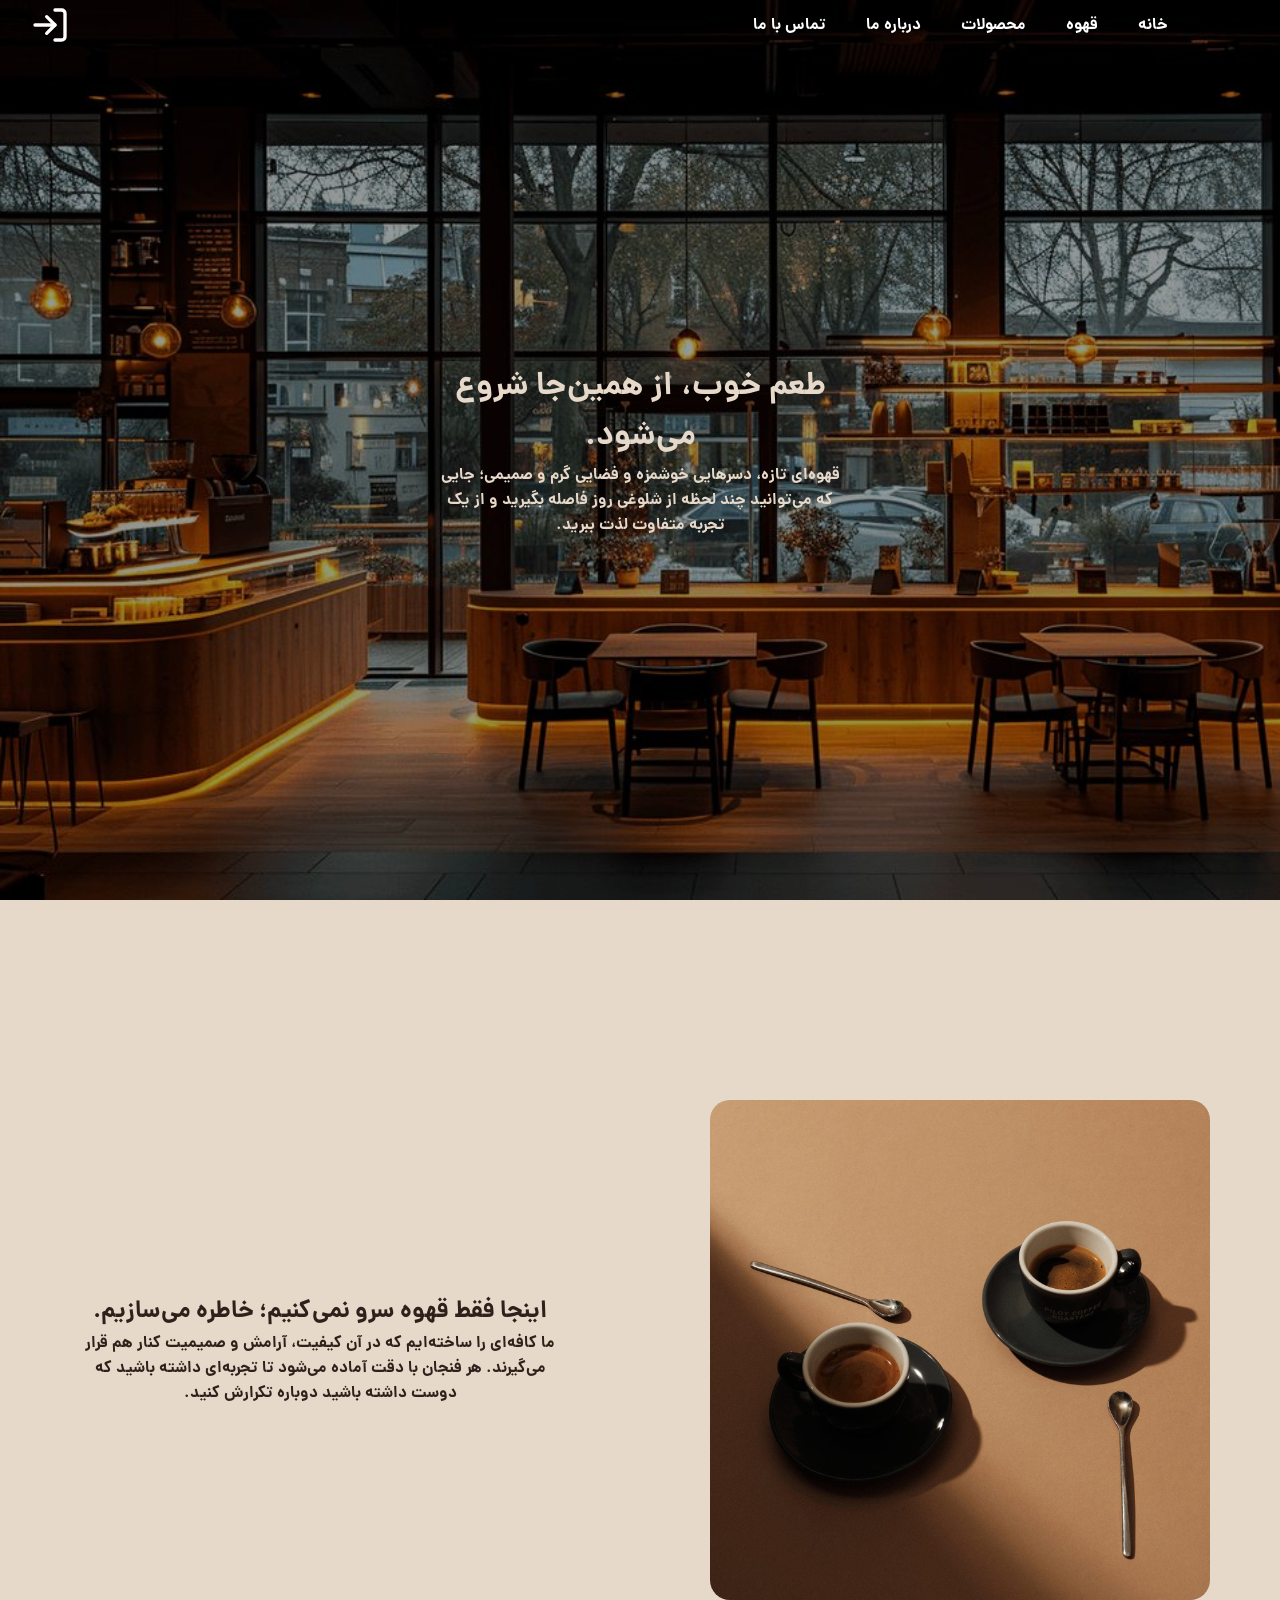
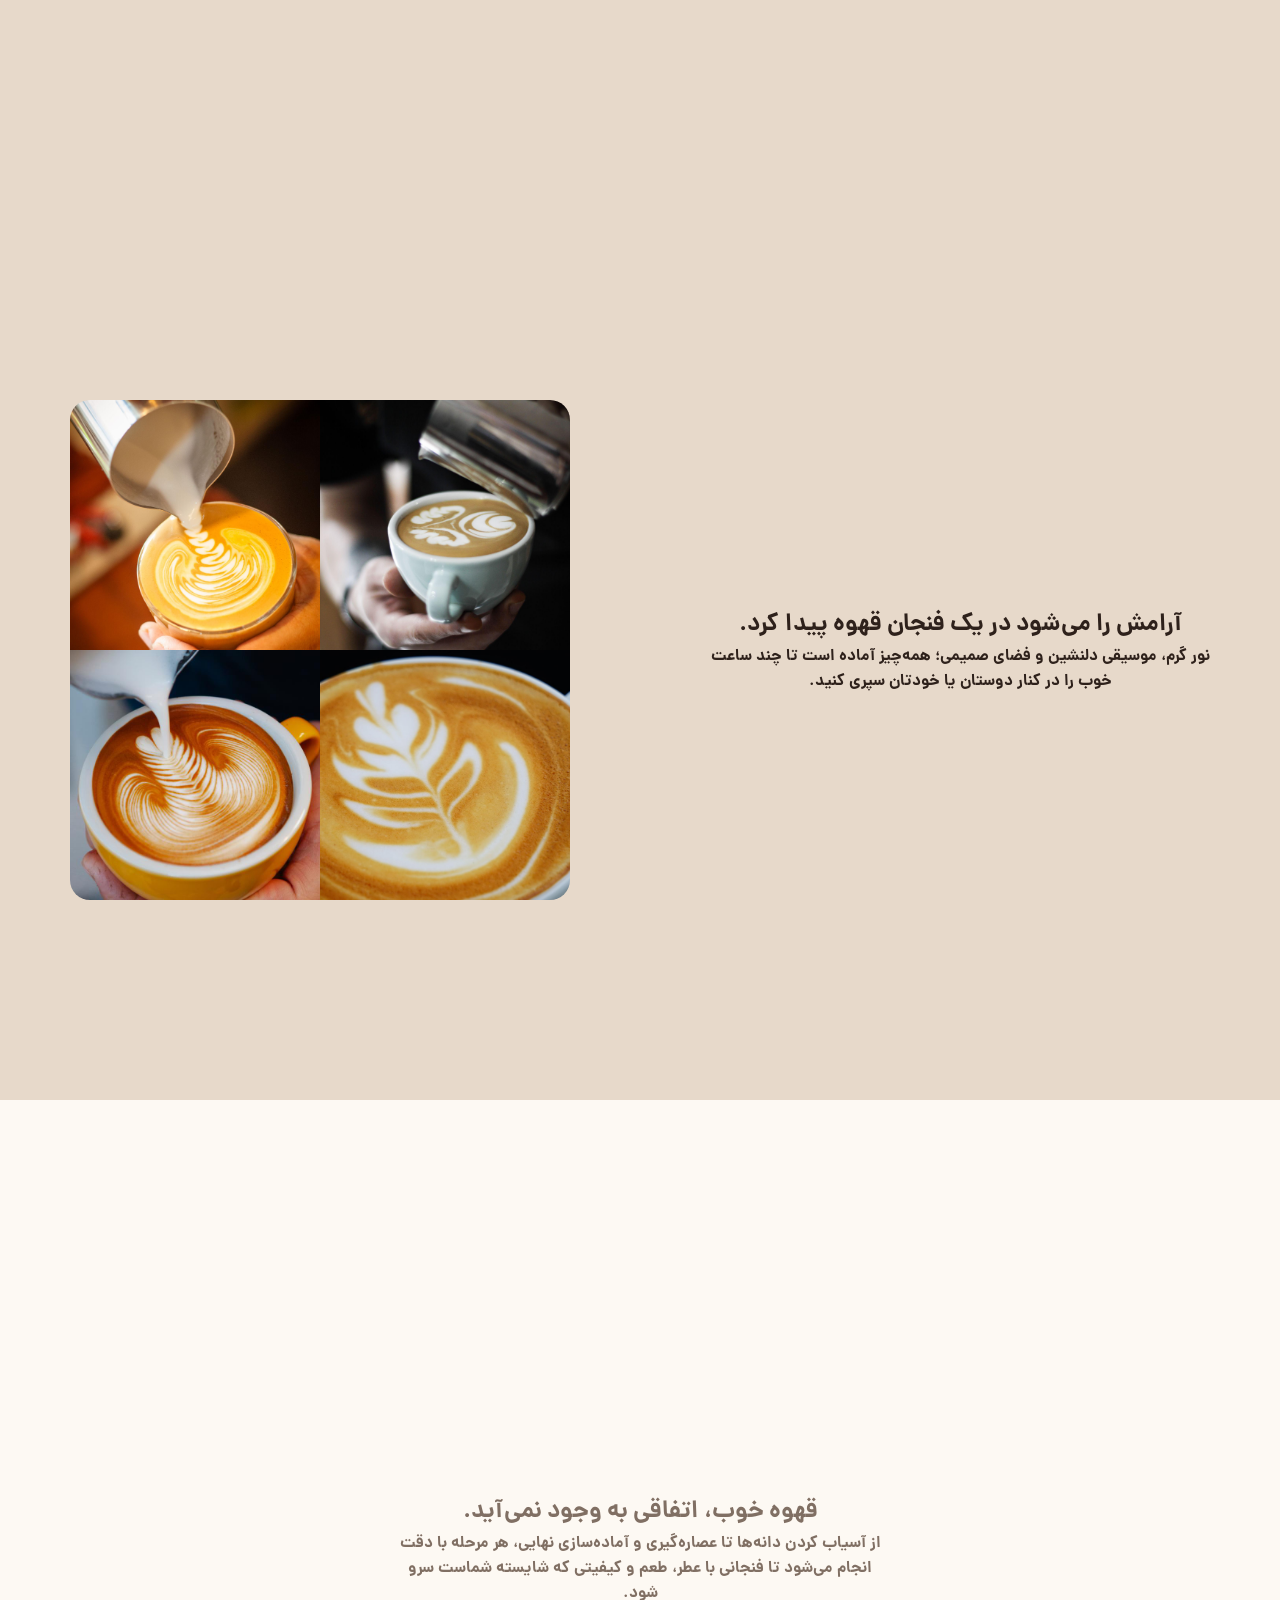
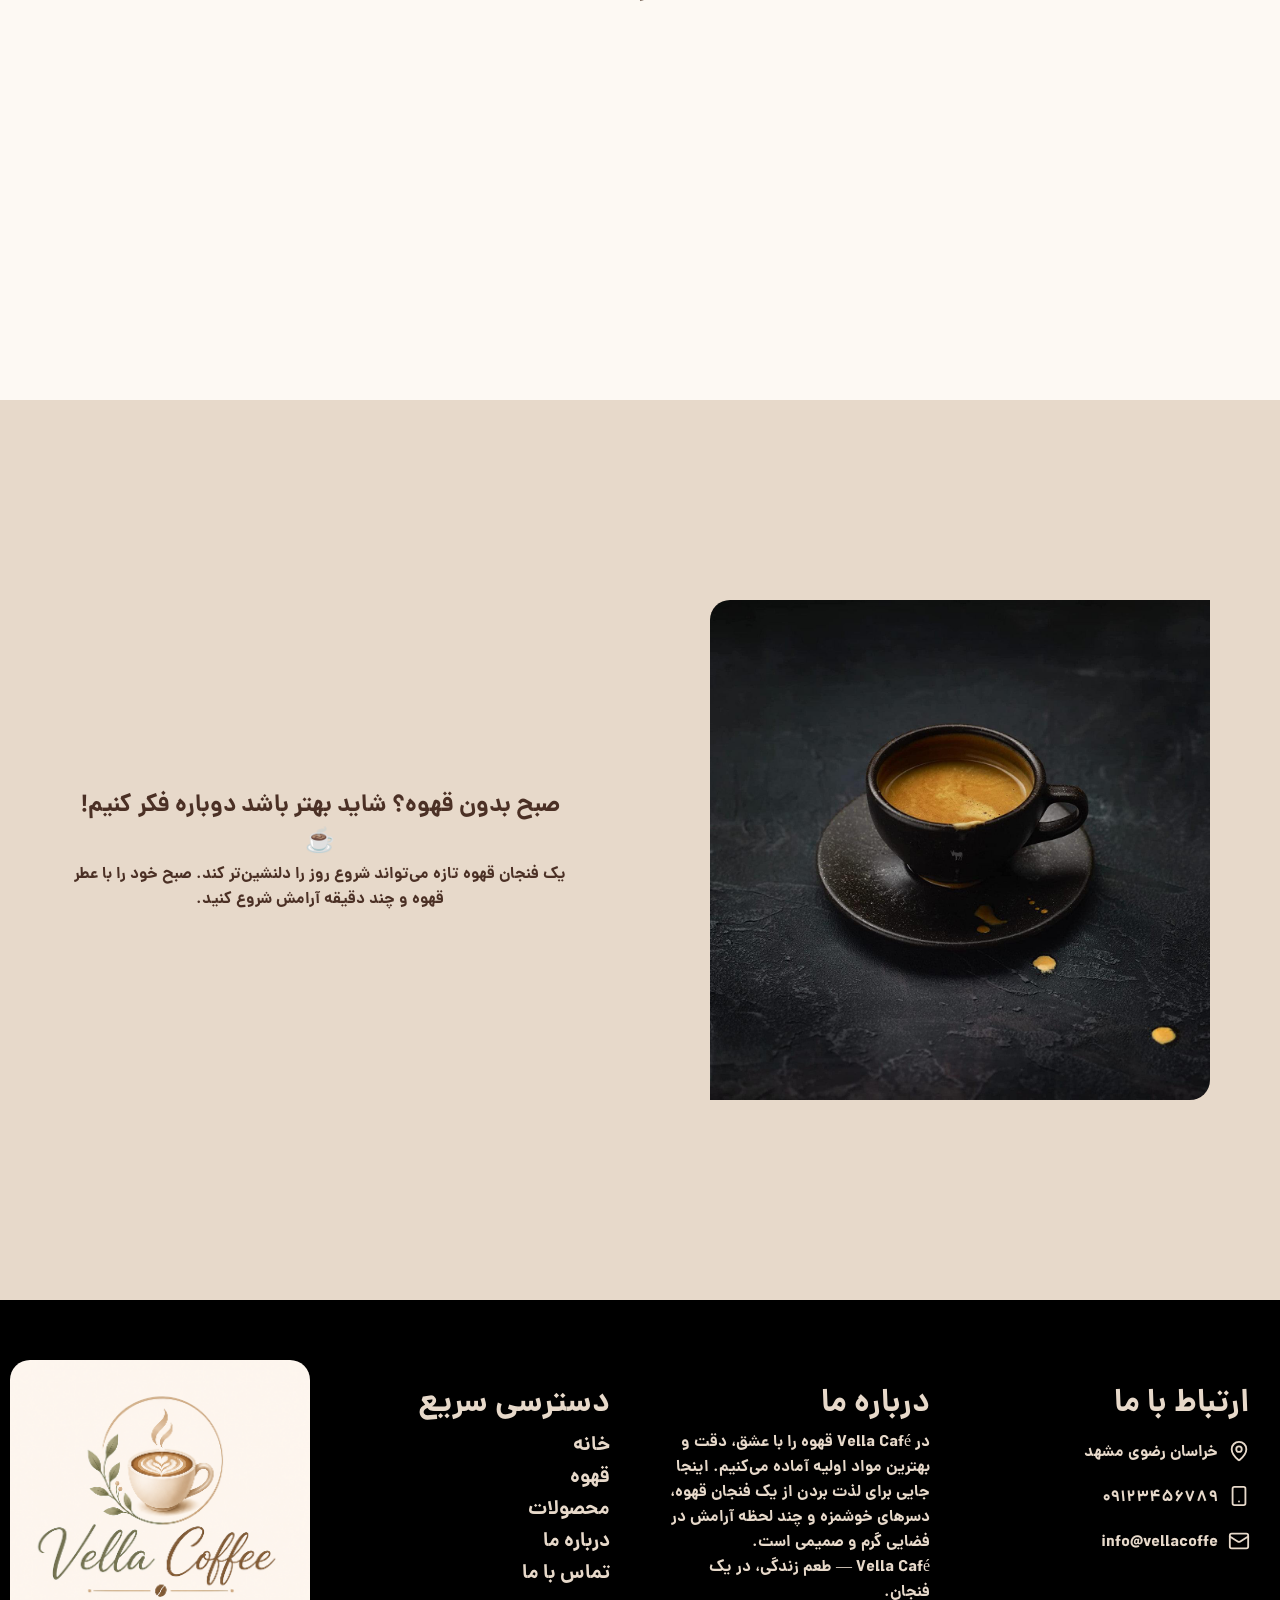
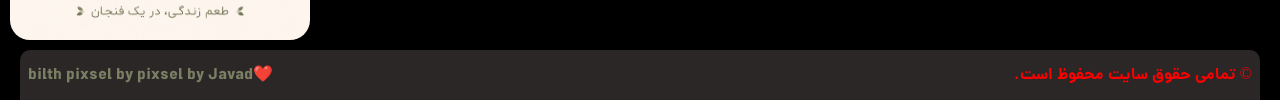
<file: index.html>
<!DOCTYPE html>
<html lang="en">
<head>
    <meta charset="UTF-8">
    <meta name="viewport" content="width=device-width, initial-scale=1.0">
    <title>vella coffe</title>
    <link rel="stylesheet" href="css/style.css">
    <link rel="icon" type="image/png" href="images/logo/logo-coffe-shop.png">
</head>
<body>
    <header>
        <nav>
            <div class="navbar-text">
                <ul>
                    <li><a href="#">خانه</a></li>
                    <li><a href="#">قهوه</a></li>
                    <li><a href="#">محصولات</a></li>
                    <li><a href="#">درباره ما</a></li>
                    <li><a href="#">تماس با ما</a></li>
                </ul>
            </div>
            <div class="login_and_sogin-in">
                <a href="login.html">
                    <svg xmlns="http://www.w3.org/2000/svg" class="log-in" viewBox="0 0 24 24" fill="none" stroke="currentColor" stroke-width="2" stroke-linecap="round" stroke-linejoin="round" ><path d="m10 17 5-5-5-5"/><path d="M15 12H3"/><path d="M15 3h4a2 2 0 0 1 2 2v14a2 2 0 0 1-2 2h-4"/></svg>
                </a>
            </div>
        </nav>

        <div class="head-text">
            <div class="home-text-box">
                <h1>
                    طعم خوب، از همین‌جا شروع می‌شود.
                </h1>
                <p>
                    قهوه‌ای تازه، دسرهایی خوشمزه و فضایی گرم و
                     صمیمی؛ جایی که می‌توانید چند لحظه
                     از شلوغی روز فاصله بگیرید و 
                    از یک تجربه متفاوت لذت ببرید.
                </p>
            </div>
        </div>
    </header>

    <main>
        <section class="big-box1">
            <div class="big1">
                <div class="image-box1"></div>
            </div>
            <div class="big1">
                <div class="text-box1">
                    <h1>
                        اینجا فقط قهوه سرو نمی‌کنیم؛ خاطره می‌سازیم.
                    </h1>
                    <p>
                        ما کافه‌ای را ساخته‌ایم که در آن کیفیت، آرامش و صمیمیت کنار هم قرار می‌گیرند. هر فنجان با دقت آماده می‌شود تا تجربه‌ای داشته باشید که دوست داشته باشید دوباره تکرارش کنید.
                    </p>
                </div>
            </div>
        </section>
        <section class="imagee-small">
            <div class="big2">
                <div class="text-box2">
                    <h1>
                        آرامش را می‌شود در یک فنجان قهوه پیدا کرد.
                    </h1>
                    <p>
                        نور گرم، موسیقی دلنشین و فضای صمیمی؛ همه‌چیز آماده است تا چند ساعت خوب را در کنار دوستان یا خودتان سپری کنید.
                    </p>
                </div>
            </div>
            <div class="big2">
                <div class="image-box2">
                    <div><img class="image--1" src="images/box1.jpg" alt=""></div>
                    <div><img class="image--2" src="images/box2.jpg" alt=""></div>
                    <div><img class="image--3" src="images/box3.jpg" alt=""></div>
                    <div><img class="image--4" src="images/box4.jpg" alt=""></div>
                </div>
            </div>
        </section>
        <section class="image--big">
            <div class="text-love">
                <h1>
                    قهوه خوب، اتفاقی به وجود نمی‌آید.
                </h1>
                <p>
                    از آسیاب کردن دانه‌ها تا عصاره‌گیری و آماده‌سازی نهایی، هر مرحله با دقت انجام می‌شود تا فنجانی با عطر، طعم و کیفیتی که شایسته شماست سرو شود.
                </p>
            </div>
        </section>
        <section class="box-image3">
            <div class="box3">
                <div class="image-box3">

                </div>
            </div>
            <div class="box3">
                <div class="text-box3">
                    <h1>
                        صبح بدون قهوه؟ شاید بهتر باشد دوباره فکر کنیم! ☕
                    </h1>
                    <p>
                        یک فنجان قهوه تازه می‌تواند شروع روز را دلنشین‌تر کند. صبح خود را با عطر قهوه و چند دقیقه آرامش شروع کنید.
                    </p>
                </div>
            </div>
        </section>
    </main>

    <footer>
        <div class="footer--box footer-box1">
            <h1>
                ارتباط با ما
            </h1>
            <p>
                <svg xmlns="http://www.w3.org/2000/svg" class="map-icon" viewBox="0 0 24 24" fill="none" stroke="currentColor" stroke-width="2" stroke-linecap="round" stroke-linejoin="round"><path d="M20 10c0 4.993-5.539 10.193-7.399 11.799a1 1 0 0 1-1.202 0C9.539 20.193 4 14.993 4 10a8 8 0 0 1 16 0"/><circle cx="12" cy="10" r="3"/></svg>
                خراسان رضوی مشهد
            </p>
            <p>
                <svg xmlns="http://www.w3.org/2000/svg" class="phon-icon" viewBox="0 0 24 24" fill="none" stroke="currentColor" stroke-width="2" stroke-linecap="round" stroke-linejoin="round"><rect width="14" height="20" x="5" y="2" rx="2" ry="2"/><path d="M12 18h.01"/></svg>
                09123456789
            </p>
            <p>
                <svg xmlns="http://www.w3.org/2000/svg" class="email-icon" viewBox="0 0 24 24" fill="none" stroke="currentColor" stroke-width="2" stroke-linecap="round" stroke-linejoin="round" ><path d="m22 7-8.991 5.727a2 2 0 0 1-2.009 0L2 7"/><rect x="2" y="4" width="20" height="16" rx="2"/></svg>
                info@vellacoffe
            </p>
        </div>
        <div class="footer--box footer-box2">
            <h1>
                درباره ما
            </h1>
            <p>
                در Vella Café قهوه را با عشق، دقت و بهترین مواد اولیه آماده می‌کنیم.
                اینجا جایی برای لذت بردن از یک فنجان قهوه، دسرهای خوشمزه و چند لحظه آرامش در فضایی گرم و صمیمی است.
                <br>
                Vella Café — طعم زندگی، در یک فنجان.
            </p>
        </div>
        <div class="footer--box footer-box3">
            <h1>
                دسترسی سریع
            </h1>
            <ul>
                <li><a href="#">خانه</a></li>
                <li><a href="#">قهوه</a></li>
                <li><a href="#">محصولات</a></li>
                <li><a href="#">درباره ما</a></li>
                <li><a href="#">تماس با ما</a></li>
            </ul>
        </div>
        <div class="footer--box footer-box4">

        </div>
        
        <div class="copy">
            <div class="box copy-text">
                <p>
                    &copy; تمامی حقوق سایت محفوظ است.
                </p>
            </div>
            <div class="box me">
                bilth pixsel by pixsel by Javad
            </div>
        </div>
    </footer>

</body>
</html>
</file>
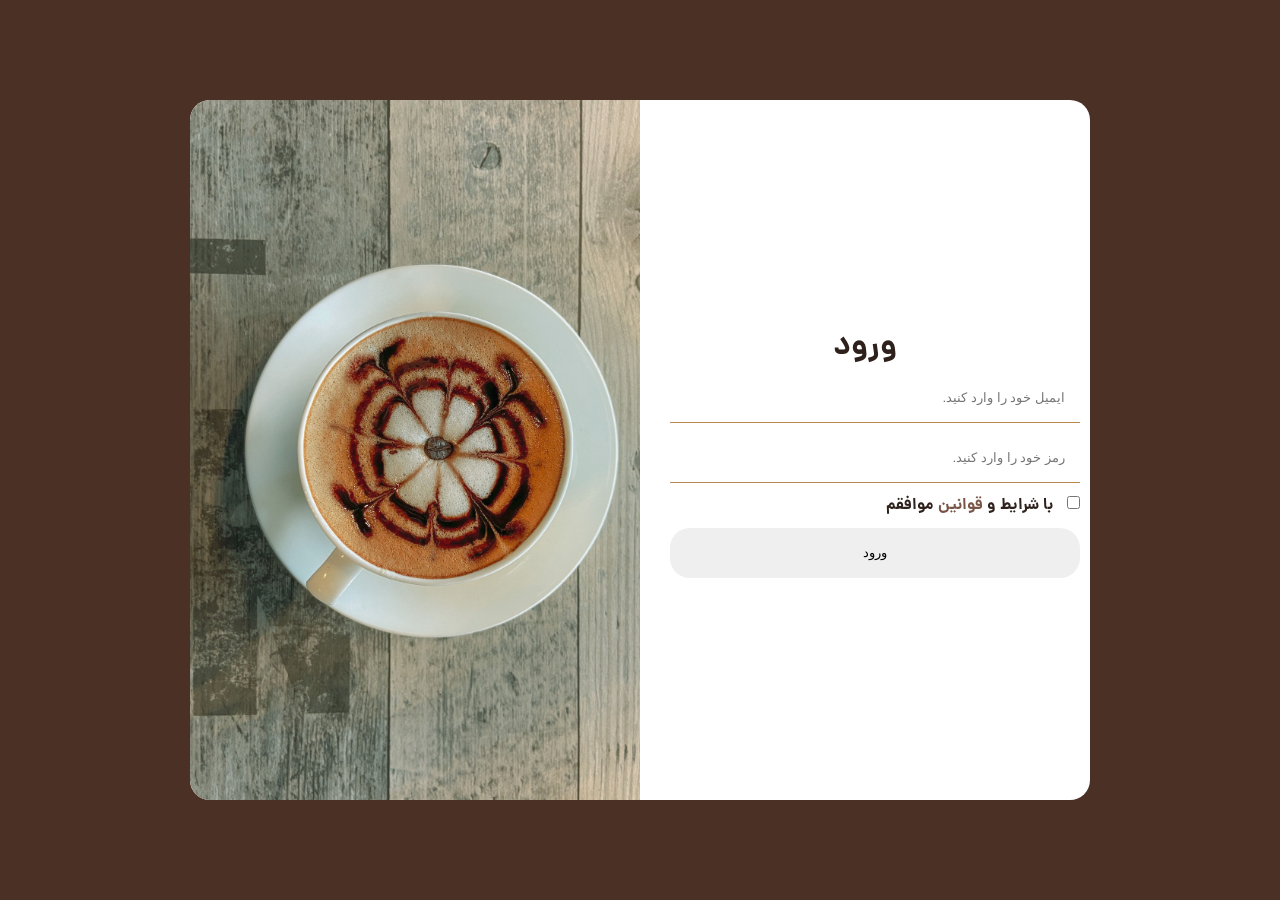
<file: login.html>
<!DOCTYPE html>
<html lang="en">
<head>
    <meta charset="UTF-8">
    <meta name="viewport" content="width=device-width, initial-scale=1.0">
    <title>ورود به حساب</title>
    <link rel="icon" type="image/png" href="images/logo/logo-coffe-shop.png">
    <link rel="stylesheet" href="css/login.css">
</head>
<body>
    <div class="all">
        <div class="box">
            <div class="boxes login-box">
                <form action="">
                    <h1>
                        ورود
                    </h1>
                    <input type="email" class="input" placeholder="ایمیل خود را وارد کنید.">
                    <input type="password" class="input" placeholder="رمز خود را وارد کنید.">
                    <input type="checkbox" class="checkbox">
                    <p>
                        با شرایط و <a href="#">قوانین</a> موافقم
                    </p>
                    <button type="submit" class="btn">ورود</button>
                </form>
            </div> 
            <div class="boxes image-box">

            </div>
        </div>
    </div>
</body>
</html>
</file>
<file: css/style.css>
@font-face {
    font-family: 'dana';
    src: url(../font/dana-fanum-bold.otf);
}

* {
    margin: 0;
    padding: 0;
    box-sizing: border-box;
    list-style-type: none;
    text-decoration: none;
}

body {
    font-family: 'dana';
    direction: rtl;
    background-color: var(--background);
}

:root {

    /* 🤍 پس‌زمینه اصلی سایت */
    --background: #FDF9F3;

    /* 🥛 پس‌زمینه بخش‌های متفاوت */
    --background-soft: #F5EDE2;

    /* 🤎 رنگ اصلی قهوه‌ای */
    --primary: #4B3025;

    /* ☕ قهوه‌ای روشن */
    --secondary: #795548;

    /* 🟠 رنگ تأکیدی کاراملی */
    --accent: #C47A44;

    /* ✨ طلایی برای جزئیات */
    --gold: #B88952;

    /* 🃏 رنگ کارت‌ها */
    --card: #FFFFFF;

    /* 📝 رنگ متن اصلی */
    --text: #2E211B;

    /* 💬 متن فرعی */
    --muted: #806F63;

    /* ➖ خطوط و Border */
    --border: #E7D9CA;

    /* 🌿 سبز خیلی ملایم برای جزئیات طبیعی */
    --green: #7B8065;

    /* 🔴 رنگ تخفیف یا هشدار */
    --danger: #B85C45;

    /* سایه */
    --shadow: rgba(0, 0, 0, 0.4);

    /* فوتیر */
    --footer: #000;
}

header {
    background-image: url(../images/veio.jpg);
    width: 100vw;
    height: 100vh;
    background-repeat: no-repeat;
    background-size: cover;
    position: relative;
}

nav {
    width: 100%;
    height: 50px;
    /* background-color: rgba(0, 0, 0, 0.75); */
    /* border-bottom: 1px solid var(--border); */
    display: flex;
    justify-content: space-between;
    position: absolute;
}

.navbar-text {
    width: 640px;
    height: 100%;
    /* background-color: chartreuse; */
    display: flex;
    align-items: center;
    justify-content: center;
}

header nav .navbar-text ul {
    display: flex;
}

header nav .navbar-text ul li a {
    margin: 20px;
    color: var(--card);
}

header nav .navbar-text ul li a:hover {
    text-decoration: underline;
    color: var(--text);
}

.login_and_sogin-in {
    width: 100px;
    height: 100%;
    /* background-color: cornflowerblue; */
    display: flex;
    align-items: center;
    justify-content: center;
}

.log-in {
    width: 40px;
    height: 40px;
    display: block;
    color: var(--card);
}

.home-image {
    width: 100vw;
    height: 100vh;
    background-repeat: no-repeat;
    background-size: cover;
}

.head-text {
    width: 100vw;
    height: 100vh;
    background-color: var(--shadow);
    display: flex;
    align-items: center;
    justify-content: center;
    color: white;
}

.home-text-box {
    width: 400px;
    height: 400px;
    /* background-color: red; */
    display: flex;
    flex-direction: column;
    justify-content: center;
}

.home-text-box h1 {
    text-align: center;
    color: var(--border);
}

.home-text-box p {
    text-align: center;
    color: var(--border);
}

.big-box1 {
    width: 100vw;
    height: 100vh;
    display: flex;
    background-color: var(--border);
}

.big1 {
    width: 50%;
    height: 100%;
    /* background-color: #2E211B; */
    display: flex;
    align-items: center;
    justify-content: center;
    /* border: 1px solid blue; */
}

.image-box1 {
    width: 500px;
    height: 500px;
    /* background-color: red; */
    background-image: url(../images/love.jpg);
    background-repeat: no-repeat;
    background-size: cover;
    border-radius: 20px;
}

.text-box1 {
    width: 500px;
    height: 500px;
    /* background-color: aqua; */
    display: flex;
    flex-direction: column;
    justify-content: center;
    text-align: center;
    color: var(--text);
}

.imagee-small {
    width: 100vw;
    height: 100vh;
    background-color: var(--border);
    display: flex;
}

.big2 {
    width: 50%;
    height: 100%;
    /* border: 1px solid var(--border); */
    display: flex;
    align-items: center;
    justify-content: center;
}

.text-box2 {
    width: 500px;
    height: 500px;
    /* background-color: #fff; */
    display: flex;
    flex-direction: column;
    justify-content: center;
    color: var(--text);
}

.text-box2 {
    text-align: center;
}

.image-box2 {
    width: 500px;
    height: 500px;
    /* background-color: #fff; */
}

.image-box2 div {
    width: 250px;
    height: 250px;
    /* border: 1px solid var(--accent); */
    float: right;
}

.image-box2 div img {
    width: 100%;
    height: 100%;
    object-fit: cover;
}

.image--1 {
    border-radius: 0 20px 0 0;
}

.image--2 {
    border-radius: 20px 0 0 0;
}

.image--3 {
    border-radius: 0 0 20px 0;
}

.image--4 {
    border-radius: 0 0 0 20px;
}

.image--big {
    width: 100vw;
    height: 100vh;
    background-image: url(../images/bigLove.png);
    background-repeat: no-repeat;
    background-size: cover;
    background-attachment: fixed;
    display: flex;
    align-items: center;
    justify-content: center;
}

.text-love {
    width: 500px;
    height: 500px;
    /* background-color: #2E211B; */
    display: flex;
    flex-direction: column;
    justify-content: center;
    text-align: center;
    color: var(--muted);
}

.box-image3 {
    width: 100vw;
    height: 100vh;
    background-color: var(--border);
    display: flex;
}

.box3 {
    width: 100%;
    height: 100%;
    display: flex;
    align-items: center;
    justify-content: center;
}

.image-box3 {
    width: 500px;
    height: 500px;
    background-image: url(../images/box5.jpg);
    background-size: cover;
    border-radius: 20px 0 20px 0;
}

.text-box3 {
    width: 500px;
    height: 500px;
    display: flex;
    flex-direction: column;
    justify-content: center;
    text-align: center;
    color: var(--primary);
}

footer {
    width: 100%;
    height: 400px;
    background-color: var(--footer);
    display: flex;
    align-items: center;
    justify-content: center;
    gap: 20px;
    position: relative;
}

.footer--box {
    color: var(--border);
    width: 300px;
    height: 280px;
    /* background-color: red; */
}

.footer-box1 {
    padding: 20px;
}

.footer-box1 h1 {
    margin-bottom: 10px;
}

.footer-box1 p {
    display: flex;
    gap: 10px;
    margin-bottom: 20px;
}

.map-icon {
    width: 22px;
    height: 22px;
}

.phon-icon {
    width: 22px;
    height: 22px;
}

.email-icon {
    width: 22px;
    height: 22px;
}

.footer-box2 {
    padding: 20px;
}

.footer-box3 {
    padding: 20px;
    color: var(--border);
}

.footer-box3 a {
    color: var(--border);
}

.footer-box3 a:hover {
    color: var(--text);
    text-decoration: underline;
}

.footer-box3 li {
    font-size: 20px;
}

.footer-box4 {
    background-image: url(../images/logo/logo-coffe-shop.png);
    background-repeat: no-repeat;
    background-size: cover;
    border-radius: 20px;
}

.copy {
    width: calc(100% - 40px);
    height: 50px;
    background-color: rgb(44, 39, 39);
    position: absolute;
    bottom: 0;
    display: flex;
    justify-content: center;
    border-radius: 10px 10px 0 0;
}

.box {
    width: calc(50% - 8px);
    height: 100%;
}

.copy-text {
    color: red;
    display: flex;
    align-items: center;
}

.me {
    direction: ltr;
    display: flex;
    align-items: center;
    color: var(--green);
}

.me::after {
    content: "❤️";
}
</file>
<file: css/login.css>
@font-face {
    font-family: 'dana';
    src: url(../font/dana-fanum-bold.otf);
}

* {
    margin: 0;
    padding: 0;
    box-sizing: border-box;
    list-style-type: none;
    text-decoration: none;
}

body {
    font-family: 'dana';
    direction: rtl;
    background-color: var(--background);
}

:root {

    /* 🤍 پس‌زمینه اصلی سایت */
    --background: #FDF9F3;

    /* 🥛 پس‌زمینه بخش‌های متفاوت */
    --background-soft: #F5EDE2;

    /* 🤎 رنگ اصلی قهوه‌ای */
    --primary: #4B3025;

    /* ☕ قهوه‌ای روشن */
    --secondary: #795548;

    /* 🟠 رنگ تأکیدی کاراملی */
    --accent: #C47A44;

    /* ✨ طلایی برای جزئیات */
    --gold: #B88952;

    /* 🃏 رنگ کارت‌ها */
    --card: #FFFFFF;

    /* 📝 رنگ متن اصلی */
    --text: #2E211B;

    /* 💬 متن فرعی */
    --muted: #806F63;

    /* ➖ خطوط و Border */
    --border: #E7D9CA;

    /* 🌿 سبز خیلی ملایم برای جزئیات طبیعی */
    --green: #7B8065;

    /* 🔴 رنگ تخفیف یا هشدار */
    --danger: #B85C45;

    /* سایه */
    --shadow: rgba(0, 0, 0, 0.4);

    /* فوتیر */
    --footer: #000;
}

.all {
    width: 100vw;
    height: 100vh;
    background-color: var(--primary);
    display: flex;
    align-items: center;
    justify-content: center;
}

.box {
    width: 900px;
    height: 700px;
    background-color: var(--card);
    display: flex;
    border-radius: 20px;
}

.boxes {
    width: 50%;
    height: 100%;
    border-radius: 20px 0 0 20px;
}

.login-box {
    display: flex;
    flex-direction: column;
    justify-content: center;
    padding: 10px;
    color: var(--text);
}

h1 {
    text-align: center;

}

.input {
    width: calc(100% - 20px);
    height: 50px;
    margin-bottom: 10px;
    padding: 15px;
    border: none;
    border-bottom: 1px solid var(--gold);
    outline: none;
    display: block;
}

.checkbox {
    display: inline;
}

form p {
    display: inline-block;
    margin-right: 10px;
    margin-bottom: 10px;
}

form p a {
    color: var(--secondary);
}

form p a:hover {
    text-decoration: underline;
    color: var(--danger);
}

.btn {
    width: calc(100% - 20px);
    height: 50px;
    border: none;
    border-radius: 20px;
    cursor: pointer;
}

.image-box {
    background-image: url(../images/login/login.jpg);
    background-repeat: no-repeat;
    background-size: cover;
}
</file>
